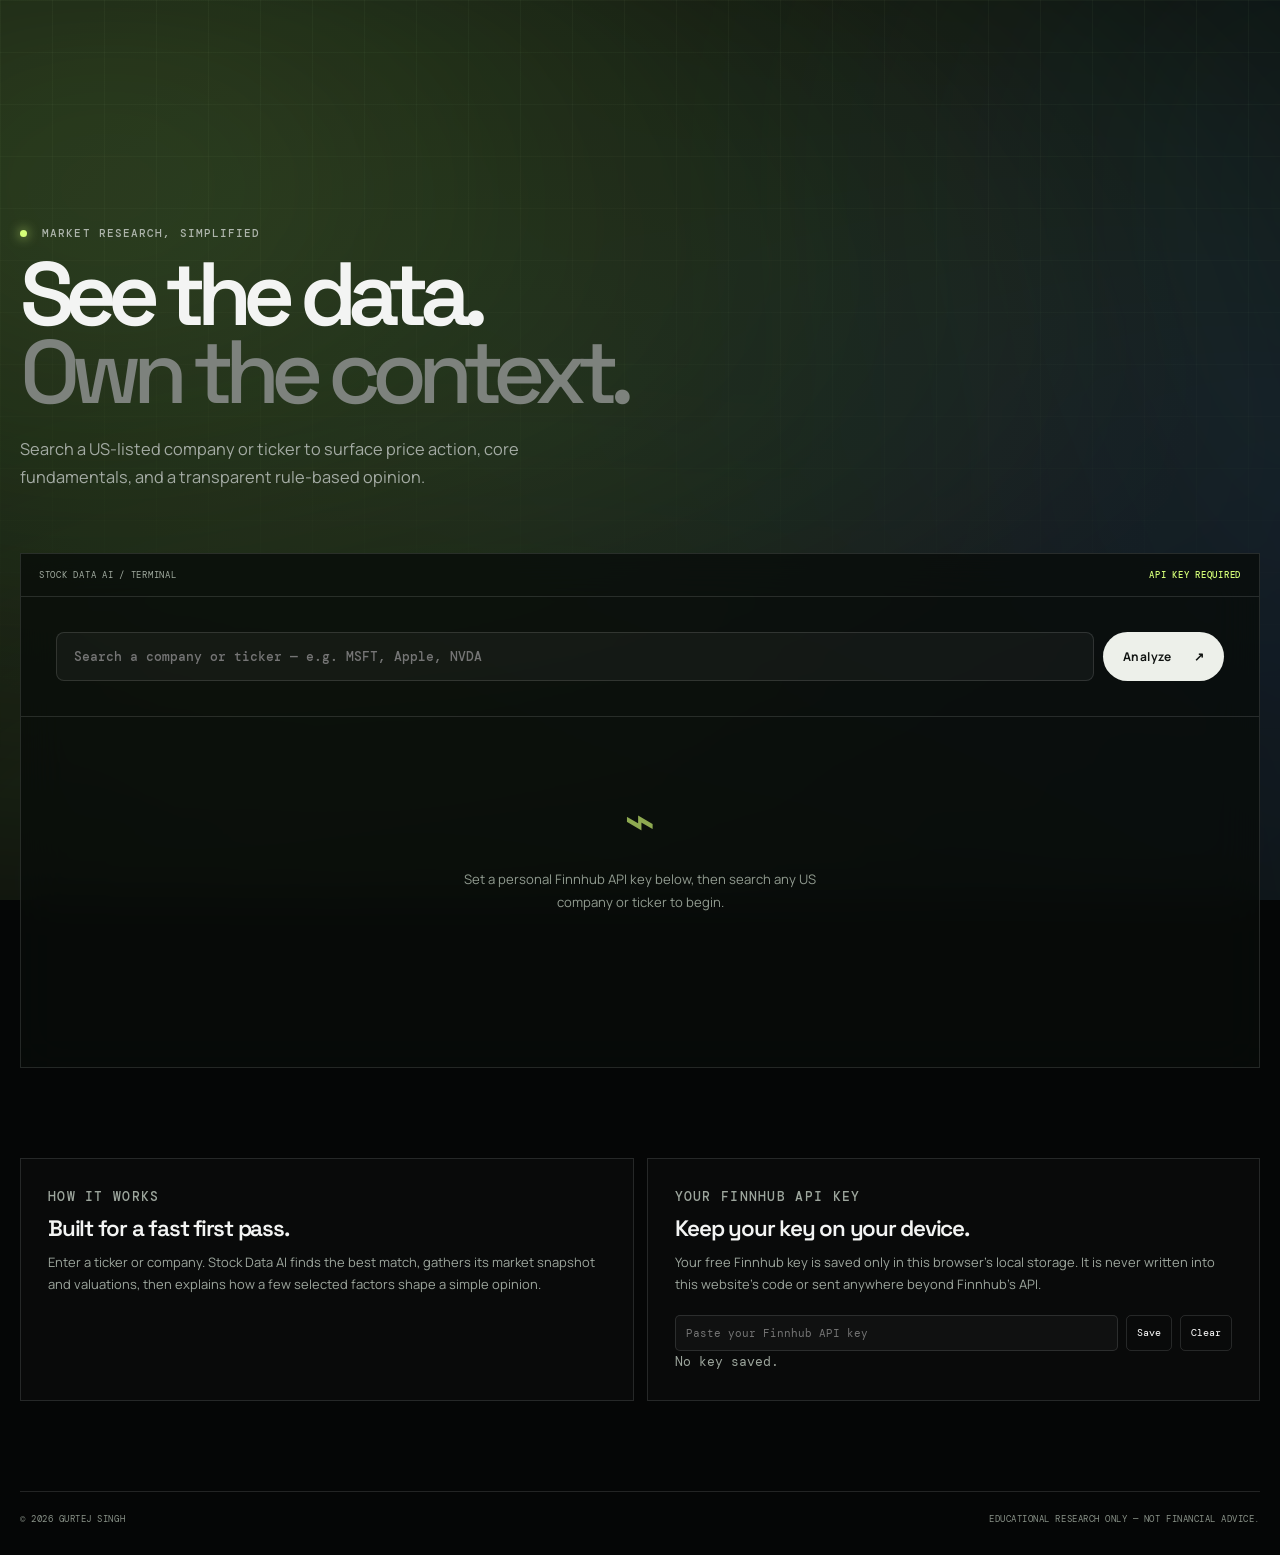
<file: stock-data-ai.html>
<!doctype html>
<html lang="en">
<head>
  <meta charset="UTF-8"><meta name="viewport" content="width=device-width, initial-scale=1.0">
  <meta name="description" content="Stock Data AI — a transparent market-research dashboard by Gurtej Singh."><title>Stock Data AI — Gurtej Singh</title>
  <link rel="preconnect" href="https://fonts.googleapis.com"><link rel="preconnect" href="https://fonts.gstatic.com" crossorigin>
  <link href="https://fonts.googleapis.com/css2?family=DM+Mono:wght@400;500&family=Manrope:wght@400;500;600;700;800&family=Space+Grotesk:wght@500;600;700&display=swap" rel="stylesheet"><link rel="stylesheet" href="style.css">
</head>
<body class="app-body">
  <div class="ambient" aria-hidden="true"><i></i><i></i><i></i></div><div class="grid-background" aria-hidden="true"></div><div class="noise" aria-hidden="true"></div>
  <header class="app-shell app-nav"><a class="app-brand" href="index.html"><span class="app-mark">SD</span> Stock Data AI</a><nav class="app-nav-links"><a href="projects.html">Projects</a><a href="index.html">Portfolio ↗</a></nav></header>
  <main class="app-shell">
    <section class="app-hero"><p class="eyebrow"><span class="status-dot"></span> Market research, simplified</p><h1>See the data.<br><em>Own the context.</em></h1><p>Search a US-listed company or ticker to surface price action, core fundamentals, and a transparent rule-based opinion.</p></section>
    <section class="app-board" aria-label="Stock research dashboard">
      <div class="app-board-head"><span>STOCK DATA AI / TERMINAL</span><b id="key-indicator">API KEY REQUIRED</b></div>
      <form id="stock-form" class="search-form"><input id="stock-input" type="search" autocomplete="off" placeholder="Search a company or ticker — e.g. MSFT, Apple, NVDA" aria-label="Company or ticker"><button class="button button-light" type="submit">Analyze <span>↗</span></button></form>
      <div id="app-results" class="app-results"><div class="empty-state"><span>⌁</span><p>Set a personal Finnhub API key below, then search any US company or ticker to begin.</p></div></div>
    </section>
    <section class="app-info">
      <article><p class="eyebrow">HOW IT WORKS</p><h2>Built for a fast first pass.</h2><p>Enter a ticker or company. Stock Data AI finds the best match, gathers its market snapshot and valuations, then explains how a few selected factors shape a simple opinion.</p></article>
      <article><p class="eyebrow">YOUR FINNHUB API KEY</p><h2>Keep your key on your device.</h2><p>Your free Finnhub key is saved only in this browser’s local storage. It is never written into this website’s code or sent anywhere beyond Finnhub’s API.</p><form id="key-form" class="key-form"><input id="api-key" type="password" autocomplete="off" placeholder="Paste your Finnhub API key" aria-label="Finnhub API key"><button type="submit">Save</button><button type="button" id="clear-key">Clear</button></form><p id="key-status" class="key-status">No key saved.</p></article>
    </section>
  </main>
  <footer class="app-shell app-footer"><span>© <span data-year></span> Gurtej Singh</span><span>Educational research only — not financial advice.</span></footer>
  <script src="script.js"></script><script src="stock-data-ai.js"></script>
</body></html>
</file>
<file: style.css>
:root { --ink:#f3f4f3; --muted:#9ca09c; --line:rgba(255,255,255,.12); --panel:rgba(13,16,15,.66); --panel-hi:rgba(27,32,29,.73); --lime:#d5fe78; --cyan:#6ce5d0; --blue:#91b5ff; --mono:"DM Mono",monospace; --display:"Space Grotesk",sans-serif; --body:"Manrope",sans-serif; }
* { box-sizing:border-box; } html { scroll-behavior:auto; background:#050606; } html.lenis,html.lenis body {height:auto;} .lenis.lenis-smooth {scroll-behavior:auto!important;} .lenis.lenis-stopped {overflow:clip;}
body { margin:0; background:#050606; color:var(--ink); font-family:var(--body); font-size:16px; line-height:1.5; overflow-x:hidden; -webkit-font-smoothing:antialiased; }
a {color:inherit;text-decoration:none;} button {font:inherit;} .shell {width:min(1180px,calc(100% - 48px));margin-inline:auto;} .section {padding-block:clamp(100px,14vw,180px); position:relative;} .section-heading h2,.section-row h2,.page-hero h1 {font:600 clamp(2.5rem,5vw,5.25rem)/.98 var(--display);letter-spacing:-.075em;margin:15px 0 0;} h1,h2,h3,p {margin-top:0;} em {font-weight:500;color:#7d827d;font-style:normal;}
.ambient {position:fixed;inset:0;z-index:-3;overflow:hidden;background:#050606;} .ambient i {position:absolute;width:52vw;height:52vw;border-radius:50%;filter:blur(110px);opacity:.16;animation:drift 19s ease-in-out infinite alternate;will-change:transform;} .ambient i:nth-child(1){background:#9cdb58;left:-25vw;top:-26vw}.ambient i:nth-child(2){background:#17675b;right:-25vw;top:27vh;animation-delay:-5s}.ambient i:nth-child(3){background:#313d72;right:11vw;top:-34vw;animation-delay:-10s}@keyframes drift{to{transform:translate3d(8vw,8vh,0) scale(1.18)}}
.grid-background {position:fixed;inset:0;z-index:-2;pointer-events:none;background-image:linear-gradient(rgba(214,251,175,.055) 1px,transparent 1px),linear-gradient(90deg,rgba(214,251,175,.055) 1px,transparent 1px);background-size:52px 52px;mask-image:linear-gradient(to bottom,black,transparent 93%);animation:grid-shift 40s linear infinite;}@keyframes grid-shift{to{background-position:52px 52px}}.noise {position:fixed;inset:0;z-index:10;pointer-events:none;opacity:.055;background-image:url("data:image/svg+xml,%3Csvg viewBox='0 0 160 160' xmlns='http://www.w3.org/2000/svg'%3E%3Cfilter id='n'%3E%3CfeTurbulence type='fractalNoise' baseFrequency='.8' numOctaves='3' stitchTiles='stitch'/%3E%3C/filter%3E%3Crect width='100%25' height='100%25' filter='url(%23n)' opacity='.9'/%3E%3C/svg%3E");}
.site-header {position:sticky;top:0;z-index:8;height:0}.nav {height:76px;display:flex;align-items:center;justify-content:space-between;border-bottom:1px solid rgba(255,255,255,.09);background:linear-gradient(to bottom,rgba(5,6,6,.9),rgba(5,6,6,.5));backdrop-filter:blur(18px);-webkit-backdrop-filter:blur(18px);}.brand {font:700 1rem var(--display);letter-spacing:-.05em}.brand span{color:var(--lime)}.nav-links{display:flex;gap:25px;align-items:center;font:500 .73rem var(--mono);text-transform:uppercase;letter-spacing:.06em;color:#b5b9b5}.nav-links>a{transition:color .25s}.nav-links>a:hover,.nav-links>.nav-active{color:white}.nav-cta{border:1px solid var(--line);border-radius:99px;padding:9px 13px;color:#eef0ed!important}.nav-cta:hover{border-color:var(--lime);background:rgba(213,254,120,.1)}.nav-cta span{color:var(--lime)}.menu-button{display:none;background:transparent;border:0;color:white;width:40px;height:40px;padding:8px}.menu-button span{display:block;height:1px;background:currentColor;margin:6px 0;transition:.25s}
.hero {min-height:calc(100svh - 6px);display:grid;grid-template-columns:1.35fr .65fr;align-items:center;gap:7vw;padding-top:80px;padding-bottom:80px;}.eyebrow{font:500 .68rem var(--mono);letter-spacing:.1em;color:#adb4ab;text-transform:uppercase;margin-bottom:16px}.status-dot{display:inline-block;width:7px;height:7px;background:var(--lime);border-radius:50%;box-shadow:0 0 12px var(--lime);margin-right:7px}.hero h1{font:600 clamp(4rem,9.2vw,9.6rem)/.82 var(--display);letter-spacing:-.1em;margin:0}.hero h1 em{color:#8d938c}.lede{max-width:530px;color:#afb4af;font-size:clamp(1rem,1.4vw,1.17rem);line-height:1.7;margin:35px 0 30px}.hero-actions,.chip-row{display:flex;align-items:center;gap:10px;flex-wrap:wrap}.button{display:inline-flex;align-items:center;justify-content:center;gap:22px;border-radius:99px;padding:14px 18px;font-size:.75rem;font-weight:700;letter-spacing:.03em;border:1px solid transparent;transition:transform .25s,background .25s,border-color .25s;}.button:hover{transform:translateY(-3px)}.button-light{background:#edf0ea;color:#111412}.button-light:hover{background:var(--lime)}.button-outline{border-color:var(--line);background:rgba(255,255,255,.035)}.button-outline:hover{border-color:#dce5d8;background:rgba(255,255,255,.1)}.text-link{font:600 .76rem var(--mono);text-transform:uppercase;letter-spacing:.06em;color:#d8ddd6;padding:14px 4px}.text-link span{color:var(--lime);font-size:1rem;padding-left:8px;transition:padding .25s}.text-link:hover span{padding-left:13px}
.hero-signal{align-self:end;max-width:360px;width:100%;justify-self:end;border:1px solid var(--line);padding:16px;background:linear-gradient(145deg,rgba(30,40,31,.67),rgba(8,10,9,.52));backdrop-filter:blur(14px);}.signal-top,.signal-foot{display:flex;justify-content:space-between;font:.58rem var(--mono);color:#aeb8ac;letter-spacing:.08em}.signal-core{padding:32px 0 31px;display:flex;gap:18px;align-items:center}.signal-core b{font:600 1rem var(--display);letter-spacing:-.04em}.signal-core p{color:#a3a8a4;font-size:.75rem;line-height:1.6;margin:5px 0 0}.orb{flex:0 0 42px;width:42px;height:42px;border-radius:50%;background:radial-gradient(circle at 31% 28%,#fbffe6 0 5%,var(--lime) 18%,#638c47 52%,#263427 70%);box-shadow:0 0 22px rgba(213,254,120,.35);animation:orb 5s ease-in-out infinite}@keyframes orb{50%{transform:scale(1.15);box-shadow:0 0 42px rgba(213,254,120,.55)}}.signal-foot{padding-top:11px;border-top:1px solid var(--line);font-size:.53rem}.scroll-cue{position:absolute;bottom:39px;left:24px;font:.58rem var(--mono);color:#8f968f;letter-spacing:.09em;text-transform:uppercase;display:flex;align-items:center;gap:9px}.scroll-cue span{width:25px;height:1px;background:#a8c67c;position:relative}.scroll-cue span:after{content:"";position:absolute;right:0;top:-2px;width:5px;height:5px;border-right:1px solid #a8c67c;border-bottom:1px solid #a8c67c;transform:rotate(-45deg)}
.profile-section{border-top:1px solid var(--line)}.section-heading{margin-bottom:45px}.bento-grid{display:grid;grid-template-columns:1.08fr 1fr .7fr;gap:13px}.panel{border:1px solid var(--line);min-height:410px;padding:27px;display:flex;flex-direction:column;justify-content:space-between;background:var(--panel);backdrop-filter:blur(15px);transition:border .3s,transform .3s,background .3s}.panel:hover{border-color:rgba(213,254,120,.4);background:var(--panel-hi);transform:translateY(-4px)}.panel-number{font:500 .7rem var(--mono);color:var(--lime)}.panel h3{font:600 clamp(1.7rem,2.3vw,2.55rem)/1 var(--display);letter-spacing:-.07em;margin:25px 0 15px}.panel p{font-size:.86rem;color:#a2a8a2;max-width:370px;line-height:1.7}.chip-row span{border:1px solid rgba(255,255,255,.11);padding:6px 9px;border-radius:99px;font:400 .59rem var(--mono);letter-spacing:.03em;color:#c5cbc4}.tech-panel{background:linear-gradient(145deg,rgba(29,52,44,.65),rgba(14,18,16,.65))}.code-motif{font:600 1.15rem var(--mono);letter-spacing:.2em;display:flex;align-items:center;gap:6px;color:#7c9273}.code-motif i{width:20px;height:1px;background:var(--lime);opacity:.55}.links-panel{padding:0;justify-content:flex-start}.links-panel .eyebrow{margin:27px}.links-panel a{padding:18px 27px;border-top:1px solid var(--line);display:flex;justify-content:space-between;align-items:center;font:500 .8rem var(--mono);transition:background .25s,padding .25s}.links-panel a:hover{padding-left:33px;background:rgba(213,254,120,.09)}.links-panel b{color:var(--lime);font-size:1rem}
.section-row{display:flex;justify-content:space-between;align-items:end;margin-bottom:43px}.selected-work{border-top:1px solid var(--line)}.feature-work{display:grid;grid-template-columns:1.08fr .92fr;min-height:460px;border:1px solid var(--line);background:rgba(8,11,9,.66);overflow:hidden}.feature-visual{position:relative;min-height:340px;overflow:hidden;border-right:1px solid var(--line)}.stock-preview{background:radial-gradient(circle at 20% 80%,rgba(98,166,83,.3),transparent 40%),linear-gradient(135deg,#0c1612,#09100d)}.mini-grid{position:absolute;inset:0;background-image:linear-gradient(rgba(213,254,120,.11) 1px,transparent 1px),linear-gradient(90deg,rgba(213,254,120,.11) 1px,transparent 1px);background-size:34px 34px;mask-image:linear-gradient(115deg,black,transparent 80%)}.ticker-strip{position:absolute;top:22px;left:22px;right:22px;display:flex;align-items:center;gap:10px;font:.6rem var(--mono);letter-spacing:.09em}.ticker-strip>span:first-child{font:600 .7rem var(--display);background:var(--lime);color:#0a1109;width:27px;height:27px;display:grid;place-items:center;border-radius:50%}.ticker-strip b{font-size:.51rem;color:var(--lime);border:1px solid rgba(213,254,120,.5);padding:4px 6px;margin-left:auto}.spark{display:flex;align-items:end;gap:7px;height:54%;position:absolute;left:10%;bottom:17%;right:11%;border-bottom:1px solid rgba(213,254,120,.5)}.spark i{height:var(--h);width:11%;border-radius:10px 10px 0 0;background:linear-gradient(to top,#76a848,rgba(213,254,120,.92));box-shadow:0 0 13px rgba(213,254,120,.3);animation:bar 2.4s ease-in-out infinite alternate}.spark i:nth-child(1){--h:26%;}.spark i:nth-child(2){--h:49%;animation-delay:-.9s}.spark i:nth-child(3){--h:38%;animation-delay:-.3s}.spark i:nth-child(4){--h:74%;animation-delay:-1.2s}.spark i:nth-child(5){--h:63%;animation-delay:-.6s}.spark i:nth-child(6){--h:92%;animation-delay:-1.7s}.spark i:nth-child(7){--h:80%;animation-delay:-1s}@keyframes bar{to{filter:brightness(1.4);transform:scaleY(.82);transform-origin:bottom}}.data-points{position:absolute;bottom:23px;left:22px;right:22px;display:flex;justify-content:space-between;color:#7d897a;font:.52rem var(--mono);letter-spacing:.13em}.feature-copy{padding:clamp(30px,5vw,62px);display:flex;flex-direction:column;align-items:start;justify-content:center}.feature-copy h3,.research-strip h3{font:600 clamp(2rem,3vw,3.4rem)/.95 var(--display);letter-spacing:-.075em;margin:4px 0 20px}.feature-copy>p:not(.eyebrow){color:#a6aca6;font-size:.92rem;line-height:1.8;margin-bottom:25px}.feature-copy .text-link{margin-top:18px}.research-strip{margin-top:13px;border:1px solid var(--line);padding:31px;display:flex;align-items:end;justify-content:space-between;gap:30px;background:rgba(13,16,15,.54)}.research-strip h3{font-size:1.7rem;margin:15px 0 10px}.research-strip p{color:#a6aca6;font-size:.85rem;max-width:650px;margin-bottom:0}.research-strip>a{font:500 .67rem var(--mono);text-transform:uppercase;white-space:nowrap;border-bottom:1px solid var(--lime);padding:10px 0}.tag{font:500 .55rem var(--mono);padding:6px 8px;border-radius:99px;letter-spacing:.06em}.tag.blue{color:#b4c8ff;background:rgba(86,131,255,.13);border:1px solid rgba(138,171,255,.23)}.tag.emerald{color:#a6f9c3;background:rgba(88,208,139,.12);border:1px solid rgba(88,208,139,.28)}
.lens-section{border-top:1px solid var(--line)}.muted-note{font:.65rem var(--mono);letter-spacing:.06em;color:#9aa29a;margin:0}.photo-grid{display:grid;grid-template-columns:1.2fr .8fr .8fr;gap:13px;align-items:start}.photo{margin:0;overflow:hidden;background:#0c100e;position:relative;border:1px solid var(--line)}.photo img{width:100%;height:100%;object-fit:cover;display:block;filter:saturate(.75) contrast(1.06);transition:transform .7s cubic-bezier(.2,.7,.2,1),filter .5s}.photo:hover img{transform:scale(1.06);filter:saturate(1) contrast(1.05)}.photo-a{height:520px}.photo-b{height:340px}.photo-c{height:410px;margin-top:80px}.photo figcaption{position:absolute;left:16px;bottom:14px;font:.55rem var(--mono);letter-spacing:.08em;color:white;text-shadow:0 1px 7px black}.contact-section{border-top:1px solid var(--line);display:grid;grid-template-columns:1.2fr .8fr;gap:5vw;align-items:end}.contact-section h2{font:600 clamp(3rem,6.5vw,6.8rem)/.88 var(--display);letter-spacing:-.09em;margin:0}.contact-section>div p{color:#a6ada5;font-size:.95rem;line-height:1.7;max-width:340px;margin-bottom:24px}.footer{border-top:1px solid var(--line);padding:22px 0 27px;display:flex;gap:20px;justify-content:space-between;color:#909790;font:.57rem var(--mono);letter-spacing:.06em;text-transform:uppercase}.footer a{color:#d5ded2}
.page-main{padding-top:clamp(125px,17vw,210px);}.page-hero{padding-bottom:clamp(70px,12vw,145px);max-width:760px}.page-hero h1{margin:0 0 25px}.page-hero>p:last-child{max-width:470px;line-height:1.75;color:#a7afa6}.project-list{border-top:1px solid var(--line);padding-bottom:120px}.project-card{display:grid;grid-template-columns:1fr 1fr;min-height:460px;border-bottom:1px solid var(--line)}.project-art{position:relative;border-right:1px solid var(--line);min-height:350px;overflow:hidden}.project-info{padding:clamp(30px,5vw,61px);display:flex;flex-direction:column;align-items:start;justify-content:center}.project-top{width:100%;display:flex;justify-content:space-between;align-items:center;color:#89938a;font:.61rem var(--mono);letter-spacing:.08em}.project-info h2{font:600 clamp(2rem,3.4vw,3.6rem)/.95 var(--display);letter-spacing:-.075em;margin:24px 0 18px}.project-info>p{font-size:.9rem;line-height:1.75;color:#a4aaa4;margin-bottom:25px}.project-info .button{margin-top:28px}.project-art-stock{background:radial-gradient(circle at 50% 45%,rgba(142,204,96,.23),transparent 41%),#0b100c}.chart-bars{position:absolute;inset:22% 12% 22%;display:flex;align-items:end;gap:10px;border-bottom:1px solid rgba(213,254,120,.5)}.chart-bars i{display:block;flex:1;background:linear-gradient(to top,#5e833c,var(--lime));height:var(--size);border-radius:5px 5px 0 0;animation:bar 2.5s ease-in-out infinite alternate}.chart-bars i:nth-child(1){--size:22%}.chart-bars i:nth-child(2){--size:51%;animation-delay:-.4s}.chart-bars i:nth-child(3){--size:37%;animation-delay:-1s}.chart-bars i:nth-child(4){--size:64%;animation-delay:-1.4s}.chart-bars i:nth-child(5){--size:48%;animation-delay:-.8s}.chart-bars i:nth-child(6){--size:87%;animation-delay:-1.8s}.chart-bars i:nth-child(7){--size:75%;animation-delay:-.2s}.chart-bars i:nth-child(8){--size:100%;animation-delay:-1.1s}.art-label{position:absolute;bottom:23px;left:25px;font:.55rem var(--mono);letter-spacing:.1em;color:#97a693}.project-art-apple{background:radial-gradient(circle at 50% 50%,rgba(108,145,255,.25),transparent 43%),#0b0e14}.dupont{height:100%;padding:12%;display:flex;align-items:center;justify-content:center;flex-wrap:wrap;gap:13px;font:600 clamp(1.1rem,2.5vw,2rem) var(--display);letter-spacing:-.07em}.dupont span{border:1px solid rgba(163,187,255,.38);background:rgba(100,132,232,.1);padding:13px}.dupont i{width:34px;height:1px;background:#91b5ff}.archive-note{display:grid;grid-template-columns:100px 1fr;gap:20px;padding:65px 0 30px;max-width:620px}.archive-note>span{font:500 3rem var(--display);color:#5f6960}.archive-note h3{font:600 2rem/1 var(--display);letter-spacing:-.06em;margin:5px 0 12px}.archive-note p:last-child{font-size:.87rem;color:#9ca49c;line-height:1.7;max-width:390px}
.experience-section{border-top:1px solid var(--line)}.experience-list{border-top:1px solid var(--line)}.experience-item{display:grid;grid-template-columns:86px 1fr auto;align-items:center;gap:25px;padding:26px 0;border-bottom:1px solid var(--line);transition:padding .3s,background .3s}.experience-item:hover{padding-inline:14px;background:rgba(213,254,120,.055)}.experience-index{font:500 .74rem var(--mono);color:var(--lime)}.experience-item h3{font:600 clamp(1.15rem,2vw,1.55rem)/1 var(--display);letter-spacing:-.055em;margin:0 0 7px}.experience-item p{font-size:.82rem;color:#aab2a8;margin:0}.experience-meta{display:flex;align-items:end;flex-direction:column;gap:8px;color:#aab2a8;font:.6rem var(--mono);letter-spacing:.055em;text-transform:uppercase}.experience-meta span:last-child{color:var(--lime);border:1px solid rgba(213,254,120,.35);padding:4px 7px;border-radius:99px}.instagram-intro{margin:76px 0 23px;display:flex;align-items:baseline;justify-content:space-between;border-bottom:1px solid var(--line)}.instagram-intro p:last-child{font-size:.78rem;color:#9da79c}.instagram-embeds{display:grid;grid-template-columns:repeat(2,minmax(0,1fr));gap:14px;align-items:start}.instagram-embeds .instagram-media{width:100%!important;min-width:0!important;max-width:540px!important;margin:0 auto!important;border-radius:0!important;background:#fff!important}.linkedin-section{padding:clamp(65px,10vw,110px) 0;border-bottom:1px solid var(--line)}.linkedin-heading{max-width:500px;margin-bottom:34px}.linkedin-heading h2{font:600 clamp(2rem,4vw,3.8rem)/.95 var(--display);letter-spacing:-.075em;margin:0 0 14px}.linkedin-heading>p:last-child{color:#a4aca4;font-size:.85rem;margin:0}.linkedin-embeds{display:grid;grid-template-columns:repeat(2,minmax(0,1fr));gap:15px;align-items:start}.linkedin-frame{overflow:hidden;min-height:440px;background:#fff;display:flex;justify-content:center}.linkedin-frame iframe{display:block;width:504px;max-width:100%;border:0}

/* Stock Data AI */.app-body .grid-background{opacity:.7}.app-shell{width:min(1280px,calc(100% - 40px));margin:auto}.app-nav{height:76px;display:flex;align-items:center;justify-content:space-between;border-bottom:1px solid var(--line)}.app-brand{display:flex;align-items:center;gap:10px;font:600 1rem var(--display);letter-spacing:-.05em}.app-mark{width:27px;height:27px;border-radius:8px;display:grid;place-items:center;color:#10150e;background:var(--lime);font:600 .72rem var(--mono)}.app-nav-links{display:flex;align-items:center;gap:22px;font:.65rem var(--mono);letter-spacing:.06em;text-transform:uppercase;color:#a7afa6}.app-nav-links a:hover{color:white}.app-nav-links a:last-child{border:1px solid var(--line);padding:8px 11px;border-radius:99px}.app-hero{padding:clamp(80px,12vw,150px) 0 45px;max-width:820px}.app-hero h1{font:600 clamp(3.2rem,7vw,7rem)/.87 var(--display);letter-spacing:-.1em;margin:0 0 23px}.app-hero p:not(.eyebrow){color:#a4aba4;max-width:580px;font-size:1.02rem;line-height:1.75}.app-board{border:1px solid var(--line);background:rgba(8,12,10,.78);backdrop-filter:blur(22px);margin-bottom:90px}.app-board-head{display:flex;align-items:center;justify-content:space-between;padding:15px 18px;border-bottom:1px solid var(--line);font:.57rem var(--mono);letter-spacing:.08em;color:#a2aca1}.app-board-head b{font-weight:500;color:var(--lime)}.search-form{display:flex;gap:9px;padding:clamp(20px,3vw,35px);border-bottom:1px solid var(--line)}.search-form input{min-width:0;flex:1;border:1px solid var(--line);border-radius:8px;background:rgba(255,255,255,.04);padding:15px 17px;color:#eff4ec;outline:0;font:500 .84rem var(--mono);transition:border .2s,box-shadow .2s}.search-form input:focus{border-color:rgba(213,254,120,.7);box-shadow:0 0 0 3px rgba(213,254,120,.1)}.search-form button{border:0;padding:0 20px;cursor:pointer}.app-results{min-height:350px;padding:clamp(20px,3vw,35px)}.empty-state{padding:35px 0;text-align:center;color:#919b90}.empty-state span{display:block;font:500 3.3rem var(--display);color:rgba(213,254,120,.65);margin-bottom:14px}.empty-state p{font-size:.82rem;margin:0 auto;max-width:410px;line-height:1.7}.loading{display:flex;gap:7px;align-items:center;justify-content:center;min-height:200px;color:#adbaaa;font:.75rem var(--mono)}.loading i{width:6px;height:6px;background:var(--lime);border-radius:50%;animation:blink 1s infinite alternate}.loading i:nth-child(2){animation-delay:.15s}.loading i:nth-child(3){animation-delay:.3s}@keyframes blink{to{opacity:.2;transform:scale(.6)}}.stock-header{display:flex;align-items:start;justify-content:space-between;gap:20px;margin-bottom:21px}.stock-header h2{font:600 clamp(1.8rem,3vw,2.8rem)/1 var(--display);letter-spacing:-.07em;margin:5px 0}.stock-header p{color:#9da79c;font:.67rem var(--mono);letter-spacing:.04em;margin:0}.stock-logo{width:54px;height:54px;object-fit:contain;background:white;border-radius:50%;padding:5px}.metric-grid{display:grid;grid-template-columns:repeat(4,1fr);gap:10px;margin-bottom:12px}.metric{padding:18px 15px;border:1px solid var(--line);background:rgba(255,255,255,.025)}.metric span{display:block;color:#9aa49a;font:.56rem var(--mono);letter-spacing:.07em;text-transform:uppercase}.metric strong{display:block;font:600 clamp(1.2rem,2vw,1.75rem)/1 var(--display);letter-spacing:-.06em;margin:10px 0 5px}.positive{color:#a9f59c!important}.negative{color:#ff9f9f!important}.fundamentals{border:1px solid var(--line);padding:21px;margin-bottom:12px}.fundamentals h3{font:600 .78rem var(--mono);letter-spacing:.04em;margin:0 0 18px}.fundamental-grid{display:grid;grid-template-columns:repeat(3,1fr);gap:1px;background:var(--line)}.fundamental{padding:15px;background:#0d100e}.fundamental span{display:block;color:#99a399;font:.56rem var(--mono);letter-spacing:.05em}.fundamental b{display:block;font:600 1.03rem var(--display);letter-spacing:-.04em;margin-top:7px}.opinion{display:grid;grid-template-columns:auto 1fr;gap:17px;border:1px solid var(--line);padding:20px;background:rgba(213,254,120,.045)}.opinion-badge{align-self:start;border:1px solid;padding:8px 10px;font:500 .62rem var(--mono);letter-spacing:.08em}.buy{color:#b7fa9f;border-color:rgba(183,250,159,.45)}.hold{color:#ffdd8b;border-color:rgba(255,221,139,.45)}.sell{color:#ff9c9c;border-color:rgba(255,156,156,.45)}.opinion h3{font:600 .8rem var(--mono);letter-spacing:.04em;margin:0 0 10px}.opinion ul{padding:0;margin:0;list-style:none;color:#a6afa6;font-size:.78rem;line-height:1.65}.opinion li{margin:5px 0}.opinion li:before{content:"— ";color:var(--lime)}.disclaimer{font:.58rem var(--mono);color:#7f897e;line-height:1.6;margin:15px 0 0}.app-info{padding:0 0 90px;display:grid;grid-template-columns:1fr 1fr;gap:13px}.app-info article{border:1px solid var(--line);padding:27px;background:rgba(13,16,15,.55)}.app-info h2{font:600 1.4rem/1 var(--display);letter-spacing:-.055em;margin:10px 0}.app-info p{font-size:.81rem;color:#9da69d;line-height:1.7;margin:0}.key-form{display:flex;gap:8px;margin-top:20px}.key-form input{min-width:0;flex:1;border:1px solid var(--line);background:rgba(255,255,255,.03);border-radius:5px;padding:10px;color:white;font:.68rem var(--mono)}.key-form button{background:transparent;border:1px solid var(--line);color:white;padding:0 10px;border-radius:5px;cursor:pointer;font:.62rem var(--mono)}.key-status{font:.58rem var(--mono);color:#aeb8ab;margin-top:10px}.app-footer{border-top:1px solid var(--line);padding:21px 0 30px;display:flex;justify-content:space-between;font:.55rem var(--mono);color:#899288;letter-spacing:.06em;text-transform:uppercase}
.reveal{opacity:0;transform:translateY(22px);transition:opacity .75s cubic-bezier(.22,1,.36,1),transform .75s cubic-bezier(.22,1,.36,1)}.reveal.visible{opacity:1;transform:none}.delay-1{transition-delay:.11s}.delay-2{transition-delay:.2s}@media (prefers-reduced-motion:reduce){*,*:before,*:after{animation-duration:.01ms!important;animation-iteration-count:1!important;scroll-behavior:auto!important;transition-duration:.01ms!important}.reveal{opacity:1;transform:none}}
@media(max-width:800px){.shell,.app-shell{width:min(100% - 32px,1180px)}.nav{height:68px}.menu-button{display:block}.nav-links{position:absolute;top:68px;left:0;right:0;display:none;flex-direction:column;align-items:stretch;gap:0;padding:10px 16px 16px;background:rgba(7,9,8,.97);border-bottom:1px solid var(--line)}.nav-links.open{display:flex}.nav-links a{padding:13px 3px}.nav-cta{text-align:center;margin-top:5px}.hero{grid-template-columns:1fr;min-height:auto;padding-top:150px;gap:55px}.hero-signal{justify-self:start;align-self:auto}.scroll-cue{display:none}.bento-grid,.feature-work,.project-card,.contact-section{grid-template-columns:1fr}.panel{min-height:300px}.feature-visual,.project-art{border-right:0;border-bottom:1px solid var(--line)}.photo-grid{grid-template-columns:1fr 1fr}.photo-a{grid-column:1/-1;height:430px}.photo-b{height:300px}.photo-c{height:300px;margin-top:0}.section-row{align-items:start;gap:22px;flex-direction:column}.research-strip{align-items:start;flex-direction:column}.project-card-feature .project-art{min-height:380px}.app-nav-links{gap:12px}.app-nav-links a:not(:last-child){display:none}.metric-grid{grid-template-columns:repeat(2,1fr)}.fundamental-grid{grid-template-columns:repeat(2,1fr)}}
@media(max-width:500px){.hero h1{font-size:4rem}.section{padding-block:90px}.section-heading h2,.section-row h2{font-size:2.4rem}.hero-actions{align-items:flex-start;flex-direction:column}.photo-grid{grid-template-columns:1fr}.photo-a,.photo-b,.photo-c{grid-column:auto;height:300px}.footer,.app-footer{flex-wrap:wrap}.footer span:nth-child(2){display:none}.app-hero{padding-top:100px}.search-form{flex-direction:column}.search-form button{height:50px}.metric-grid{grid-template-columns:1fr 1fr}.fundamental-grid{grid-template-columns:1fr}.stock-header{flex-direction:column}.app-info{grid-template-columns:1fr}.opinion{grid-template-columns:1fr}.key-form{flex-wrap:wrap}.key-form input{min-width:100%}}
@media(max-width:800px){.experience-item{grid-template-columns:48px 1fr}.experience-meta{grid-column:2;align-items:start;flex-direction:row}.instagram-embeds,.linkedin-embeds{grid-template-columns:1fr}}
@media(max-width:500px){.instagram-intro{display:block;margin-top:56px}.experience-item{gap:16px}.experience-meta{flex-wrap:wrap}.linkedin-frame{min-height:390px}}
.lens-controls{display:flex;align-items:center;justify-content:space-between;padding-bottom:16px;border-bottom:1px solid var(--line)}.lens-controls .eyebrow{margin:0}.lens-controls>div{display:flex;align-items:center;gap:8px;color:#9da79c;font:.6rem var(--mono);letter-spacing:.06em;text-transform:uppercase}.lens-controls button{width:33px;height:33px;border:1px solid var(--line);border-radius:50%;background:rgba(255,255,255,.03);color:#e8eee5;cursor:pointer;font-size:1rem;transition:background .2s,border-color .2s}.lens-controls button:hover{background:rgba(213,254,120,.13);border-color:rgba(213,254,120,.5)}.lens-carousel{display:flex;gap:14px;overflow-x:auto;padding:20px 0 13px;scroll-snap-type:x mandatory;scroll-behavior:smooth;scrollbar-width:none;overscroll-behavior-x:contain}.lens-carousel::-webkit-scrollbar{display:none}.lens-tile{flex:0 0 min(390px,82vw);min-height:510px;scroll-snap-align:start;border:1px solid var(--line);background:#0d100e;overflow:hidden}.lens-drive>a{height:100%;display:block;position:relative}.lens-drive img{width:100%;height:100%;display:block;object-fit:cover;filter:saturate(.8) contrast(1.04);transition:transform .6s cubic-bezier(.2,.7,.2,1),filter .4s}.lens-drive:hover img{transform:scale(1.05);filter:saturate(1) contrast(1.04)}.lens-drive span{position:absolute;left:15px;bottom:14px;font:.55rem var(--mono);letter-spacing:.08em;color:#fff;text-shadow:0 1px 8px #000}.lens-instagram{display:flex;justify-content:center;background:#fff;min-height:0}.lens-instagram .instagram-media{width:100%!important;min-width:0!important;max-width:540px!important;margin:0!important;border:0!important;border-radius:0!important;box-shadow:none!important}.linkedin-card{border:1px solid var(--line);background:rgba(13,16,15,.58);overflow:hidden}.linkedin-card-head{display:flex;justify-content:space-between;align-items:center;padding:13px 15px;font:.55rem var(--mono);letter-spacing:.06em;color:#9da79c}.linkedin-card .linkedin-frame{border-top:1px solid var(--line)}
@media(max-width:650px){.lens-controls{align-items:flex-start;gap:16px;flex-direction:column}.lens-carousel{margin-inline:-2px}.lens-tile{flex-basis:88vw;min-height:470px}.lens-instagram{min-height:0}.linkedin-card-head{gap:8px}.linkedin-card-head span:last-child{font-size:.48rem;white-space:nowrap}}
.ambient{transform:translateZ(0);backface-visibility:hidden}.ambient i{filter:blur(88px);transform:translate3d(0,0,0)}.grid-background{animation-duration:80s;transform:translateZ(0)}.reveal{will-change:opacity,transform}.reveal.visible{will-change:auto}.lens-folder{padding:31px;display:flex;flex-direction:column;justify-content:space-between;background:radial-gradient(circle at 78% 17%,rgba(213,254,120,.2),transparent 28%),linear-gradient(145deg,rgba(34,55,35,.8),rgba(9,12,10,.95))}.lens-folder h3{font:600 clamp(2.1rem,3.5vw,3.4rem)/.92 var(--display);letter-spacing:-.08em;margin:10px 0 18px}.lens-folder p:not(.eyebrow){max-width:280px;color:#b0b8af;font-size:.84rem;line-height:1.75}.lens-folder .button{align-self:flex-start}.lens-instagram{height:510px;min-height:510px;background:#fff}.lens-instagram iframe{width:100%;height:100%;border:0;display:block;background:#fff}.lens-instagram .instagram-media{display:none!important}
@media(max-width:650px){.lens-instagram{height:470px;min-height:470px}.lens-folder{min-height:470px}}
.ambient{isolation:isolate;background:radial-gradient(circle at 52% 35%,#111713 0,transparent 35%),#050606}.ambient:before,.ambient:after{content:"";position:absolute;inset:-28%;pointer-events:none;mix-blend-mode:screen;will-change:transform;transform:translate3d(0,0,0)}.ambient:before{background:radial-gradient(ellipse at 22% 35%,rgba(200,254,103,.32) 0,rgba(111,181,69,.18) 17%,transparent 42%),radial-gradient(ellipse at 77% 68%,rgba(47,180,151,.26) 0,transparent 38%);filter:blur(54px);animation:liquid-drift-a 17s cubic-bezier(.42,0,.23,1) infinite alternate}.ambient:after{background:radial-gradient(ellipse at 75% 24%,rgba(94,129,255,.23) 0,transparent 37%),radial-gradient(ellipse at 40% 82%,rgba(139,247,111,.19) 0,transparent 41%);filter:blur(70px);opacity:.75;animation:liquid-drift-b 22s cubic-bezier(.42,0,.23,1) infinite alternate}.ambient i{opacity:.24;animation-duration:13s}.ambient i:nth-child(1){background:#baff70}.ambient i:nth-child(2){background:#35c5a1;animation-delay:-4s}.ambient i:nth-child(3){background:#628aff;animation-delay:-8s}.grid-background{opacity:.9;animation:grid-shift 32s linear infinite,grid-breathe 8s ease-in-out infinite alternate}@keyframes liquid-drift-a{0%{transform:translate3d(-8%,-4%,0) rotate(-8deg) scale(1)}45%{transform:translate3d(13%,9%,0) rotate(10deg) scale(1.17)}100%{transform:translate3d(-2%,18%,0) rotate(2deg) scale(.98)}}@keyframes liquid-drift-b{0%{transform:translate3d(9%,-12%,0) rotate(12deg) scale(1.12)}50%{transform:translate3d(-15%,5%,0) rotate(-8deg) scale(.96)}100%{transform:translate3d(4%,16%,0) rotate(4deg) scale(1.15)}}@keyframes grid-breathe{from{opacity:.52}to{opacity:.95}}
@media(prefers-reduced-motion:reduce){.ambient:before,.ambient:after{animation:none}.grid-background{animation:none}}
.noise{display:none}.ambient{background:radial-gradient(ellipse at 48% 34%,#141b15 0%,#080a09 45%,#050606 82%)}.ambient:before{filter:blur(125px);opacity:.92;animation:water-flow-a 28s cubic-bezier(.37,0,.24,1) infinite alternate}.ambient:after{filter:blur(145px);opacity:.66;animation:water-flow-b 34s cubic-bezier(.37,0,.24,1) infinite alternate}.ambient i{filter:blur(145px);opacity:.16;animation-duration:24s}.grid-background{opacity:.48;animation:grid-shift 68s linear infinite}@keyframes water-flow-a{0%{transform:translate3d(-7%,-5%,0) scale(1.03)}40%{transform:translate3d(9%,7%,0) scale(1.16)}72%{transform:translate3d(14%,-3%,0) scale(1.07)}100%{transform:translate3d(-2%,15%,0) scale(1.2)}}@keyframes water-flow-b{0%{transform:translate3d(11%,-9%,0) scale(1.16)}36%{transform:translate3d(-8%,8%,0) scale(1.05)}68%{transform:translate3d(-13%,-2%,0) scale(1.18)}100%{transform:translate3d(5%,13%,0) scale(1.08)}}
.ambient{background:#050606}.ambient i{display:none}.ambient:before{inset:-42%;background:radial-gradient(ellipse at 24% 31%,rgba(169,239,113,.12) 0,transparent 40%),radial-gradient(ellipse at 75% 70%,rgba(58,180,151,.10) 0,transparent 43%);filter:blur(155px);opacity:.52;animation:fluid-veil-a 42s ease-in-out infinite}.ambient:after{inset:-38%;background:radial-gradient(ellipse at 74% 26%,rgba(83,121,224,.09) 0,transparent 42%),radial-gradient(ellipse at 38% 80%,rgba(182,242,124,.08) 0,transparent 45%);filter:blur(165px);opacity:.43;animation:fluid-veil-b 54s ease-in-out infinite}.grid-background{opacity:.32;animation:grid-shift 96s linear infinite}@keyframes fluid-veil-a{0%,100%{transform:translate3d(-4%,-3%,0) scale(1)}25%{transform:translate3d(7%,5%,0) scale(1.1)}50%{transform:translate3d(12%,-4%,0) scale(1.05)}75%{transform:translate3d(2%,11%,0) scale(1.12)}}@keyframes fluid-veil-b{0%,100%{transform:translate3d(6%,-5%,0) scale(1.07)}25%{transform:translate3d(-8%,6%,0) scale(1)}50%{transform:translate3d(-13%,-2%,0) scale(1.1)}75%{transform:translate3d(3%,10%,0) scale(1.03)}}
.ambient{z-index:0}.grid-background{z-index:1}.site-header,main,.footer{position:relative;z-index:2}.site-header{z-index:8}
.site-header{position:fixed;top:0;left:0;right:0;height:77px;background:linear-gradient(to bottom,rgba(4,6,5,.82),rgba(4,6,5,.46));backdrop-filter:blur(18px);-webkit-backdrop-filter:blur(18px);border-bottom:1px solid rgba(255,255,255,.09)}.nav{height:76px;background:transparent;border-bottom:0;backdrop-filter:none;-webkit-backdrop-filter:none}.ambient{background:radial-gradient(ellipse at 40% 42%,#0b110d 0%,#050606 63%)}.ambient:before{background:radial-gradient(ellipse at 22% 31%,rgba(167,239,112,.25) 0,rgba(92,178,88,.13) 22%,transparent 46%),radial-gradient(ellipse at 74% 70%,rgba(49,185,153,.21) 0,transparent 43%);filter:blur(100px);opacity:.78;animation-duration:20s}.ambient:after{background:radial-gradient(ellipse at 77% 26%,rgba(87,122,236,.18) 0,transparent 42%),radial-gradient(ellipse at 36% 82%,rgba(185,246,120,.17) 0,transparent 45%);filter:blur(112px);opacity:.67;animation-duration:26s}.grid-background{opacity:.25;animation-duration:78s}
@media(max-width:800px){.site-header{height:69px}.nav{height:68px}}
.site-header{background:transparent!important;backdrop-filter:none!important;-webkit-backdrop-filter:none!important;border-bottom:0!important}.nav{background:transparent!important;background-image:none!important;box-shadow:none!important}.nav:before,.nav:after{display:none!important}.ambient:before{inset:-16%;background:radial-gradient(ellipse at 12% 18%,rgba(177,255,111,.25) 0,transparent 39%),radial-gradient(ellipse at 88% 74%,rgba(44,187,155,.22) 0,transparent 42%),radial-gradient(ellipse at 62% 38%,rgba(81,112,224,.16) 0,transparent 43%);background-size:155% 155%,175% 175%,150% 150%;background-repeat:no-repeat;filter:blur(88px);opacity:.9;animation:water-position-a 18s ease-in-out infinite}.ambient:after{inset:-12%;background:radial-gradient(ellipse at 76% 16%,rgba(89,229,161,.18) 0,transparent 40%),radial-gradient(ellipse at 26% 78%,rgba(158,239,109,.16) 0,transparent 43%);background-size:170% 170%,155% 155%;background-repeat:no-repeat;filter:blur(96px);opacity:.75;animation:water-position-b 23s ease-in-out infinite}.grid-background{opacity:.22}@keyframes water-position-a{0%,100%{background-position:0% 0%,100% 100%,50% 30%;transform:translate3d(-2%,-1%,0) scale(1)}25%{background-position:35% 22%,64% 70%,18% 55%;transform:translate3d(3%,4%,0) scale(1.06)}50%{background-position:72% 50%,28% 32%,74% 15%;transform:translate3d(7%,-3%,0) scale(1.02)}75%{background-position:31% 83%,83% 12%,32% 81%;transform:translate3d(-4%,6%,0) scale(1.08)}}@keyframes water-position-b{0%,100%{background-position:100% 0%,0% 100%;transform:translate3d(3%,-2%,0) scale(1.04)}33%{background-position:45% 48%,39% 57%;transform:translate3d(-5%,5%,0) scale(1)}66%{background-position:8% 87%,88% 12%;transform:translate3d(5%,8%,0) scale(1.07)}}
</file>
